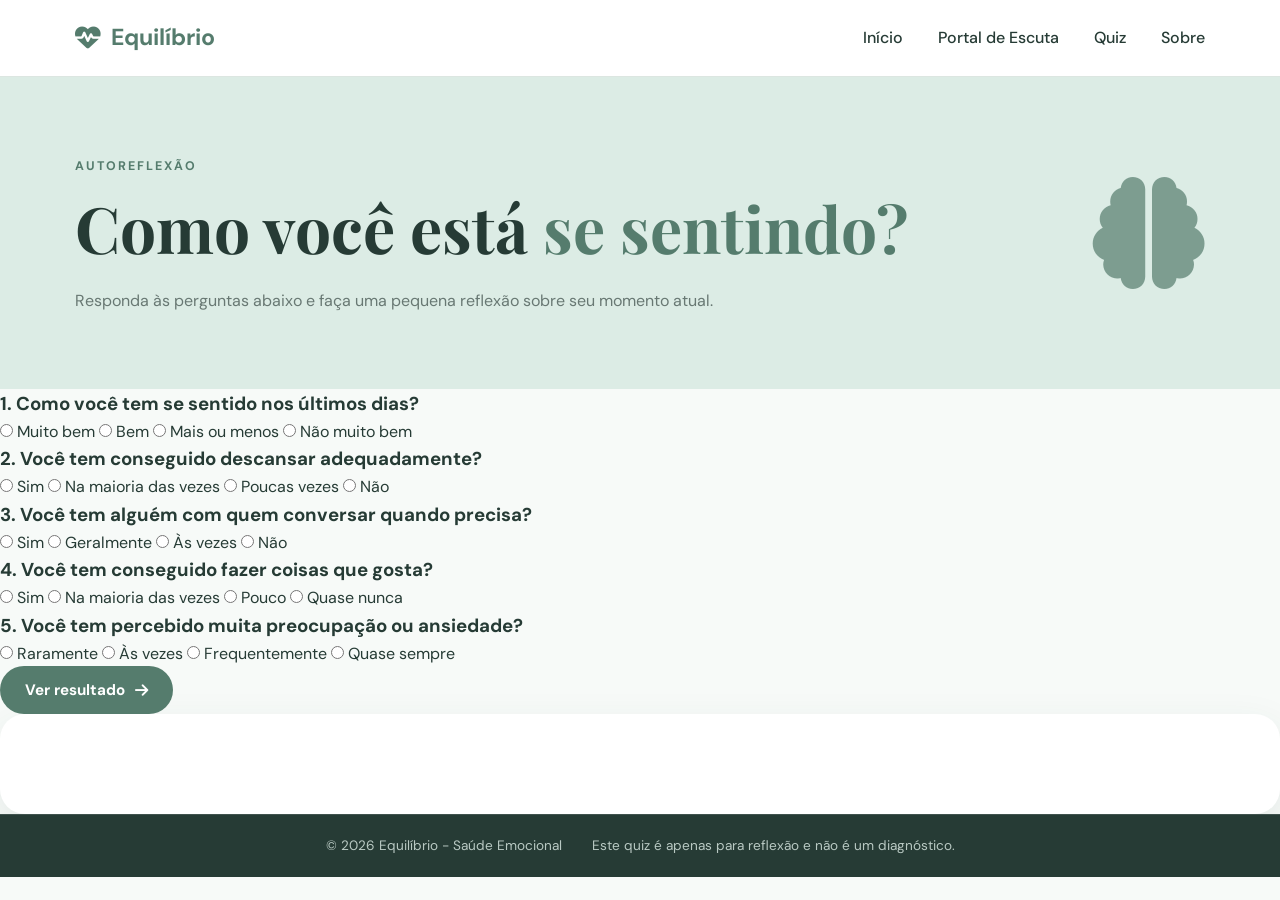
<file:  quiz.html>
<!DOCTYPE html>
<html lang="pt-BR">

<head>
    <meta charset="UTF-8">
    <meta name="viewport" content="width=device-width, initial-scale=1.0">

    <title>Quiz | Equilíbrio</title>

    <link rel="stylesheet" href="style.css">

    <link
        rel="stylesheet"
        href="https://cdnjs.cloudflare.com/ajax/libs/font-awesome/6.5.2/css/all.min.css"
    >
</head>

<body>

<header>
    <nav class="navbar">

        <a href="index.html" class="logo">
            <i class="fa-solid fa-heart-pulse"></i>
            Equilíbrio
        </a>

        <button class="menu-toggle" id="menuToggle" aria-label="Abrir menu">
            <i class="fa-solid fa-bars"></i>
        </button>

        <ul class="nav-links" id="navLinks">
            <li><a href="index.html">Início</a></li>
            <li><a href="escuta.html">Portal de Escuta</a></li>
            <li><a href="quiz.html">Quiz</a></li>
            <li><a href="index.html#sobre">Sobre</a></li>
        </ul>

    </nav>
</header>


<main>

    <section class="page-header">

        <div>

            <span class="tag">
                AUTOREFLEXÃO
            </span>

            <h1>
                Como você está
                <span>se sentindo?</span>
            </h1>

            <p>
                Responda às perguntas abaixo e faça uma pequena reflexão
                sobre seu momento atual.
            </p>

        </div>

        <i class="fa-solid fa-brain page-icon"></i>

    </section>


    <section class="quiz-section">

        <form id="quizForm">

            <div class="question">

                <h3>
                    1. Como você tem se sentido nos últimos dias?
                </h3>

                <label>
                    <input type="radio" name="q1" value="0" required>
                    Muito bem
                </label>

                <label>
                    <input type="radio" name="q1" value="1">
                    Bem
                </label>

                <label>
                    <input type="radio" name="q1" value="2">
                    Mais ou menos
                </label>

                <label>
                    <input type="radio" name="q1" value="3">
                    Não muito bem
                </label>

            </div>


            <div class="question">

                <h3>
                    2. Você tem conseguido descansar adequadamente?
                </h3>

                <label>
                    <input type="radio" name="q2" value="0" required>
                    Sim
                </label>

                <label>
                    <input type="radio" name="q2" value="1">
                    Na maioria das vezes
                </label>

                <label>
                    <input type="radio" name="q2" value="2">
                    Poucas vezes
                </label>

                <label>
                    <input type="radio" name="q2" value="3">
                    Não
                </label>

            </div>


            <div class="question">

                <h3>
                    3. Você tem alguém com quem conversar quando precisa?
                </h3>

                <label>
                    <input type="radio" name="q3" value="0" required>
                    Sim
                </label>

                <label>
                    <input type="radio" name="q3" value="1">
                    Geralmente
                </label>

                <label>
                    <input type="radio" name="q3" value="2">
                    Às vezes
                </label>

                <label>
                    <input type="radio" name="q3" value="3">
                    Não
                </label>

            </div>


            <div class="question">

                <h3>
                    4. Você tem conseguido fazer coisas que gosta?
                </h3>

                <label>
                    <input type="radio" name="q4" value="0" required>
                    Sim
                </label>

                <label>
                    <input type="radio" name="q4" value="1">
                    Na maioria das vezes
                </label>

                <label>
                    <input type="radio" name="q4" value="2">
                    Pouco
                </label>

                <label>
                    <input type="radio" name="q4" value="3">
                    Quase nunca
                </label>

            </div>


            <div class="question">

                <h3>
                    5. Você tem percebido muita preocupação ou ansiedade?
                </h3>

                <label>
                    <input type="radio" name="q5" value="0" required>
                    Raramente
                </label>

                <label>
                    <input type="radio" name="q5" value="1">
                    Às vezes
                </label>

                <label>
                    <input type="radio" name="q5" value="2">
                    Frequentemente
                </label>

                <label>
                    <input type="radio" name="q5" value="3">
                    Quase sempre
                </label>

            </div>


            <button type="submit" class="btn btn-primary">
                Ver resultado
                <i class="fa-solid fa-arrow-right"></i>
            </button>

        </form>


        <div id="quizResult" class="quiz-result"></div>

    </section>

</main>


<footer>

    <div class="footer-bottom">

        <p>
            © 2026 Equilíbrio - Saúde Emocional
        </p>

        <p>
            Este quiz é apenas para reflexão e não é um diagnóstico.
        </p>

    </div>

</footer>


<script src="script.js"></script>

</body>
</html>
</file>
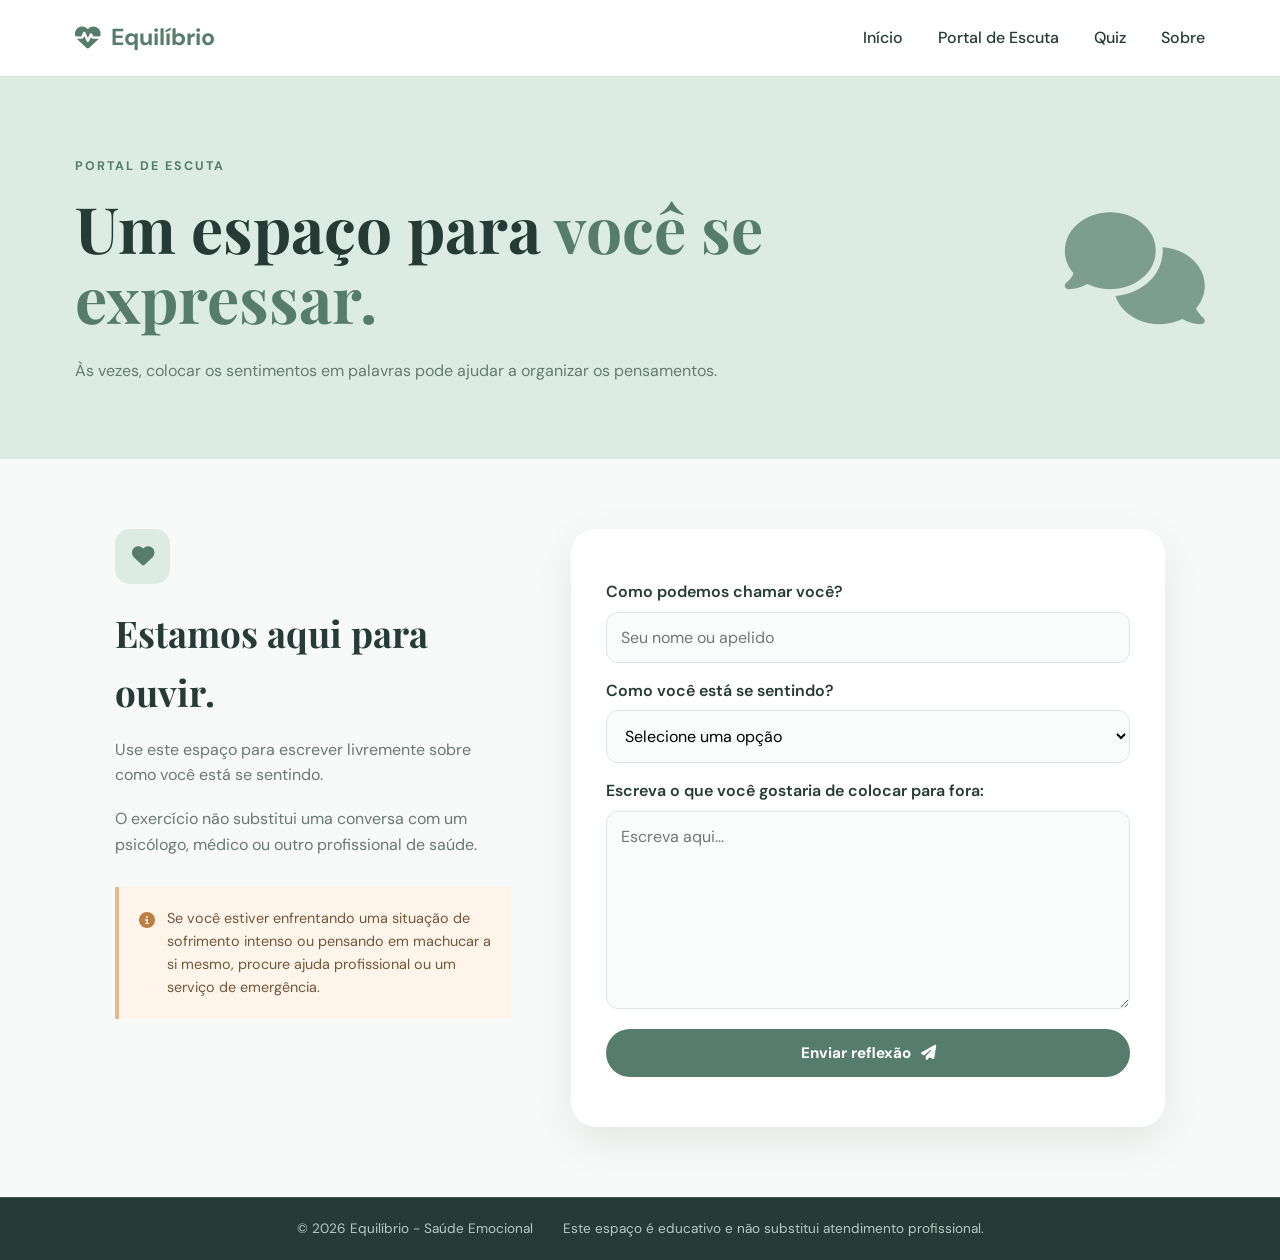
<file: escuta.html>
<!DOCTYPE html>
<html lang="pt-BR">

<head>
    <meta charset="UTF-8">
    <meta name="viewport" content="width=device-width, initial-scale=1.0">

    <title>Portal de Escuta | Equilíbrio</title>

    <link rel="stylesheet" href="style.css">

    <link
        rel="stylesheet"
        href="https://cdnjs.cloudflare.com/ajax/libs/font-awesome/6.5.2/css/all.min.css"
    >
</head>

<body>

<header>
    <nav class="navbar">

        <a href="index.html" class="logo">
            <i class="fa-solid fa-heart-pulse"></i>
            Equilíbrio
        </a>

        <button class="menu-toggle" id="menuToggle" aria-label="Abrir menu">
            <i class="fa-solid fa-bars"></i>
        </button>

        <ul class="nav-links" id="navLinks">
            <li><a href="index.html">Início</a></li>
            <li><a href="escuta.html">Portal de Escuta</a></li>
            <li><a href="quiz.html">Quiz</a></li>
            <li><a href="index.html#sobre">Sobre</a></li>
        </ul>

    </nav>
</header>


<main>

    <!-- CABEÇALHO -->
    <section class="page-header">

        <div>

            <span class="tag">
                PORTAL DE ESCUTA
            </span>

            <h1>
                Um espaço para
                <span>você se expressar.</span>
            </h1>

            <p>
                Às vezes, colocar os sentimentos em palavras pode ajudar
                a organizar os pensamentos.
            </p>

        </div>

        <i class="fa-solid fa-comments page-icon"></i>

    </section>


    <!-- PORTAL -->
    <section class="listening-section">

        <div class="listening-info">

            <div class="icon">
                <i class="fa-solid fa-heart"></i>
            </div>

            <h2>
                Estamos aqui para ouvir.
            </h2>

            <p>
                Use este espaço para escrever livremente sobre como
                você está se sentindo.
            </p>

            <p>
                O exercício não substitui uma conversa com um psicólogo,
                médico ou outro profissional de saúde.
            </p>

            <div class="support-box">

                <i class="fa-solid fa-circle-info"></i>

                <p>
                    Se você estiver enfrentando uma situação de sofrimento
                    intenso ou pensando em machucar a si mesmo, procure
                    ajuda profissional ou um serviço de emergência.
                </p>

            </div>

        </div>


        <div class="listening-form">

            <form id="listeningForm">

                <label for="name">
                    Como podemos chamar você?
                </label>

                <input
                    type="text"
                    id="name"
                    placeholder="Seu nome ou apelido"
                >


                <label for="feeling">
                    Como você está se sentindo?
                </label>

                <select id="feeling" required>

                    <option value="">
                        Selecione uma opção
                    </option>

                    <option value="tranquilo">
                        Tranquilo(a)
                    </option>

                    <option value="feliz">
                        Feliz
                    </option>

                    <option value="ansioso">
                        Ansioso(a)
                    </option>

                    <option value="triste">
                        Triste
                    </option>

                    <option value="cansado">
                        Cansado(a)
                    </option>

                    <option value="confuso">
                        Confuso(a)
                    </option>

                    <option value="nao-sei">
                        Não sei explicar
                    </option>

                </select>


                <label for="message">
                    Escreva o que você gostaria de colocar para fora:
                </label>

                <textarea
                    id="message"
                    rows="8"
                    placeholder="Escreva aqui..."
                    required
                ></textarea>


                <button type="submit" class="btn btn-primary">

                    Enviar reflexão

                    <i class="fa-solid fa-paper-plane"></i>

                </button>

                <div id="formMessage"></div>

            </form>

        </div>

    </section>

</main>


<footer>

    <div class="footer-bottom">

        <p>
            © 2026 Equilíbrio - Saúde Emocional
        </p>

        <p>
            Este espaço é educativo e não substitui atendimento profissional.
        </p>

    </div>

</footer>


<script src="script.js"></script>

</body>
</html>
</file>
<file: style.css>
@import url('https://fonts.googleapis.com/css2?family=DM+Sans:wght@400;500;600;700&family=Playfair+Display:wght@600;700&display=swap');

:root {
    --primary: #557c6d;
    --primary-dark: #3d6154;
    --secondary: #dcece5;
    --background: #f7faf8;
    --white: #ffffff;
    --text: #263b35;
    --muted: #687873;
    --accent: #e7b98a;
    --border: #dce6e1;
    --shadow: 0 15px 40px rgba(50, 80, 70, 0.10);
}

* {
    margin: 0;
    padding: 0;
    box-sizing: border-box;
}

html {
    scroll-behavior: smooth;
}

body {
    font-family: "DM Sans", sans-serif;
    color: var(--text);
    background: var(--background);
    line-height: 1.6;
}

a {
    color: inherit;
    text-decoration: none;
}

img {
    width: 100%;
    display: block;
}

/* NAVBAR */

header {
    background: rgba(255, 255, 255, 0.96);
    border-bottom: 1px solid var(--border);
    position: sticky;
    top: 0;
    z-index: 1000;
}

.navbar {
    max-width: 1180px;
    margin: auto;
    min-height: 76px;
    padding: 0 25px;

    display: flex;
    align-items: center;
    justify-content: space-between;
}

.logo {
    color: var(--primary);
    font-size: 1.45rem;
    font-weight: 700;

    display: flex;
    align-items: center;
    gap: 10px;
}

.logo i {
    font-size: 1.6rem;
}

.nav-links {
    list-style: none;

    display: flex;
    gap: 35px;
}

.nav-links a {
    color: var(--text);
    font-weight: 500;
    transition: 0.3s;
}

.nav-links a:hover {
    color: var(--primary);
}

.menu-toggle {
    display: none;

    border: none;
    background: transparent;
    color: var(--primary);

    font-size: 1.5rem;
    cursor: pointer;
}

/* HERO */

.hero {
    max-width: 1180px;
    margin: auto;
    padding: 80px 25px;

    display: grid;
    grid-template-columns: 1fr 1fr;
    align-items: center;
    gap: 60px;
}

.hero-content h1,
.page-header h1 {
    font-family: "Playfair Display", serif;
    font-size: clamp(2.7rem, 5vw, 4.4rem);
    line-height: 1.1;
    margin: 15px 0 25px;
}

.hero-content h1 span,
.page-header h1 span {
    color: var(--primary);
}

.hero-content p {
    color: var(--muted);
    max-width: 550px;
    font-size: 1.1rem;
    margin-bottom: 30px;
}

.hero-image img {
    height: 500px;
    object-fit: cover;
    border-radius: 35px 35px 35px 5px;
    box-shadow: var(--shadow);
}

.tag {
    color: var(--primary);
    font-weight: 700;
    letter-spacing: 2px;
    font-size: 0.78rem;
}

.hero-buttons {
    display: flex;
    gap: 15px;
    flex-wrap: wrap;
}

/* BUTTONS */

.btn {
    display: inline-flex;
    align-items: center;
    justify-content: center;
    gap: 10px;

    border: none;
    border-radius: 50px;
    padding: 14px 25px;

    font-family: inherit;
    font-size: 0.95rem;
    font-weight: 700;

    cursor: pointer;
    transition: 0.3s;
}

.btn-primary {
    background: var(--primary);
    color: white;
}

.btn-primary:hover {
    background: var(--primary-dark);
    transform: translateY(-2px);
}

.btn-secondary {
    background: var(--secondary);
    color: var(--primary-dark);
}

.btn-secondary:hover {
    background: #cde2d9;
}

.btn-light {
    background: white;
    color: var(--primary);
}

/* SECTIONS */

.section {
    max-width: 1180px;
    margin: auto;
    padding: 80px 25px;
}

.section-title {
    text-align: center;
    max-width: 700px;
    margin: 0 auto 50px;
}

.section-title span {
    color: var(--primary);
    font-size: 0.8rem;
    font-weight: 700;
    letter-spacing: 2px;
}

.section-title h2,
.tips-content h2 {
    font-family: "Playfair Display", serif;
    font-size: 2.5rem;
    margin: 10px 0;
}

.section-title p {
    color: var(--muted);
}

.cards {
    display: grid;
    grid-template-columns: repeat(3, 1fr);
    gap: 25px;
}

.card {
    background: white;
    border: 1px solid var(--border);
    border-radius: 20px;
    padding: 35px;
    box-shadow: var(--shadow);
}

.card .icon,
.listening-info .icon {
    width: 55px;
    height: 55px;

    border-radius: 15px;
    background: var(--secondary);
    color: var(--primary);

    display: flex;
    align-items: center;
    justify-content: center;

    font-size: 1.4rem;
    margin-bottom: 20px;
}

.card h3 {
    margin-bottom: 10px;
}

.card p {
    color: var(--muted);
}

/* TIPS */

.tips {
    max-width: 1180px;
    margin: 40px auto 100px;
    padding: 0 25px;

    display: grid;
    grid-template-columns: 1fr 1fr;
    gap: 70px;
    align-items: center;
}

.tips-image img {
    height: 480px;
    object-fit: cover;
    border-radius: 5px 35px 35px 35px;
}

.tips-content p {
    color: var(--muted);
    margin-bottom: 25px;
}

.check-list {
    list-style: none;
    margin-bottom: 30px;
}

.check-list li {
    margin: 13px 0;
}

.check-list i {
    color: var(--primary);
    margin-right: 10px;
}

/* CTA */

.cta {
    background: var(--primary);
    color: white;

    padding: 60px max(25px, calc((100% - 1130px) / 2));

    display: flex;
    align-items: center;
    justify-content: space-between;
    gap: 30px;
}

.cta i {
    font-size: 1.5rem;
    color: #f4d0ad;
}

.cta h2 {
    font-family: "Playfair Display", serif;
    font-size: 2rem;
}

.cta p {
    opacity: 0.85;
}

/* PAGE HEADER */

.page-header {
    background: var(--secondary);

    padding: 75px max(25px, calc((100% - 1130px) / 2));

    display: flex;
    align-items: center;
    justify-content: space-between;
}

.page-header p {
    color: var(--muted);
    max-width: 650px;
}

.page-icon {
    color: var(--primary);
    font-size: 7rem;
    opacity: 0.7;
}

/* ESCUTA */

.listening-section {
    max-width: 1100px;
    margin: 70px auto;
    padding: 0 25px;

    display: grid;
    grid-template-columns: 0.8fr 1.2fr;
    gap: 60px;
}

.listening-info h2 {
    font-family: "Playfair Display", serif;
    font-size: 2.3rem;
    margin-bottom: 15px;
}

.listening-info > p {
    color: var(--muted);
    margin-bottom: 18px;
}

.support-box {
    margin-top: 30px;
    padding: 20px;

    background: #fff4e9;
    border-left: 4px solid var(--accent);

    display: flex;
    gap: 12px;
}

.support-box i {
    color: #bd7e42;
    margin-top: 5px;
}

.support-box p {
    color: #72563c;
    font-size: 0.9rem;
}

.listening-form {
    background: white;
    padding: 35px;
    border-radius: 25px;
    box-shadow: var(--shadow);
}

.listening-form form {
    display: flex;
    flex-direction: column;
}

.listening-form label {
    margin: 15px 0 7px;
    font-weight: 600;
}

.listening-form input,
.listening-form select,
.listening-form textarea {
    width: 100%;
    border: 1px solid var(--border);
    border-radius: 12px;

    padding: 14px;
    font-family: inherit;
    font-size: 1rem;

    outline: none;
    background: #fafcfb;
}

.listening-form input:focus,
.listening-form select:focus,
.listening-form textarea:focus {
    border-color: var(--primary);
}

.listening-form button {
    margin-top: 20px;
}

#formMessage {
    margin-top: 15px;
    color: var(--primary);
    font-weight: 600;
}

/* QUIZ */

.quiz-container {
    max-width: 800px;
    margin: 70px auto;
    padding: 40px 25px;
}

#quiz {
    background: white;
    padding: 40px;
    border-radius: 25px;
    box-shadow: var(--shadow);
}

.quiz-progress {
    margin-bottom: 35px;
    color: var(--muted);
    font-weight: 600;
}

.progress-bar {
    height: 8px;
    background: var(--secondary);
    border-radius: 20px;
    margin-top: 10px;
    overflow: hidden;
}

#progress {
    height: 100%;
    width: 16.66%;
    background: var(--primary);
    transition: 0.4s;
}

#question {
    font-family: "Playfair Display", serif;
    font-size: 2rem;
    margin-bottom: 30px;
}

.answers {
    display: grid;
    gap: 14px;
}

.answer {
    border: 2px solid var(--border);
    background: white;
    color: var(--text);

    padding: 18px;
    border-radius: 15px;

    text-align: left;
    font-family: inherit;
    font-size: 1rem;
    cursor: pointer;

    transition: 0.3s;
}

.answer:hover {
    border-color: var(--primary);
    background: #f3f8f5;
}

.answer.selected {
    border-color: var(--primary);
    background: var(--secondary);
}

.answer i {
    color: var(--primary);
    margin-right: 10px;
}

.next-btn {
    margin-top: 25px;
}

.next-btn:disabled {
    opacity: 0.5;
    cursor: not-allowed;
}

.quiz-result {
    background: white;
    text-align: center;
    padding: 50px 35px;
    border-radius: 25px;
    box-shadow: var(--shadow);
}

.result-icon {
    width: 80px;
    height: 80px;

    margin: auto auto 20px;

    border-radius: 50%;
    background: var(--secondary);
    color: var(--primary);

    display: flex;
    align-items: center;
    justify-content: center;

    font-size: 2rem;
}

.quiz-result h2 {
    font-family: "Playfair Display", serif;
    font-size: 2.3rem;
}

.quiz-result p {
    color: var(--muted);
    margin: 15px auto;
    max-width: 600px;
}

.quiz-warning {
    font-size: 0.85rem;
    padding: 15px;
    background: #fff7ef;
    border-radius: 10px;
}

.hidden {
    display: none;
}

/* FOOTER */

footer {
    background: #263b35;
    color: white;
}

.footer-content {
    max-width: 1180px;
    margin: auto;
    padding: 50px 25px;

    display: grid;
    grid-template-columns: 1fr 1fr;
    gap: 50px;
}

.footer-content p {
    color: #b9c9c3;
    max-width: 400px;
    margin-top: 15px;
}

.footer-content h3 {
    margin-bottom: 15px;
}

.footer-content a:not(.logo) {
    display: block;
    color: #b9c9c3;
    margin: 8px 0;
}

.footer-content a:hover {
    color: white;
}

.footer-bottom {
    border-top: 1px solid rgba(255,255,255,0.12);
    padding: 20px 25px;

    display: flex;
    justify-content: center;
    gap: 30px;
    flex-wrap: wrap;

    color: #b9c9c3;
    font-size: 0.85rem;
}

/* RESPONSIVO */

@media (max-width: 800px) {

    .menu-toggle {
        display: block;
    }

    .nav-links {
        position: absolute;
        top: 76px;
        left: 0;

        width: 100%;

        background: white;
        border-bottom: 1px solid var(--border);

        flex-direction: column;
        gap: 0;

        display: none;
    }

    .nav-links.active {
        display: flex;
    }

    .nav-links li {
        padding: 15px 25px;
        border-bottom: 1px solid var(--border);
    }

    .hero,
    .tips,
    .listening-section {
        grid-template-columns: 1fr;
    }

    .hero {
        padding-top: 50px;
    }

    .hero-image img {
        height: 350px;
    }

    .cards {
        grid-template-columns: 1fr;
    }

    .tips {
        gap: 35px;
    }

    .tips-image img {
        height: 350px;
    }

    .cta {
        flex-direction: column;
        align-items: flex-start;
    }

    .page-icon {
        display: none;
    }

    .page-header h1 {
        font-size: 2.7rem;
    }

    .footer-content {
        grid-template-columns: 1fr;
    }

    #quiz {
        padding: 25px;
    }
}
</file>
